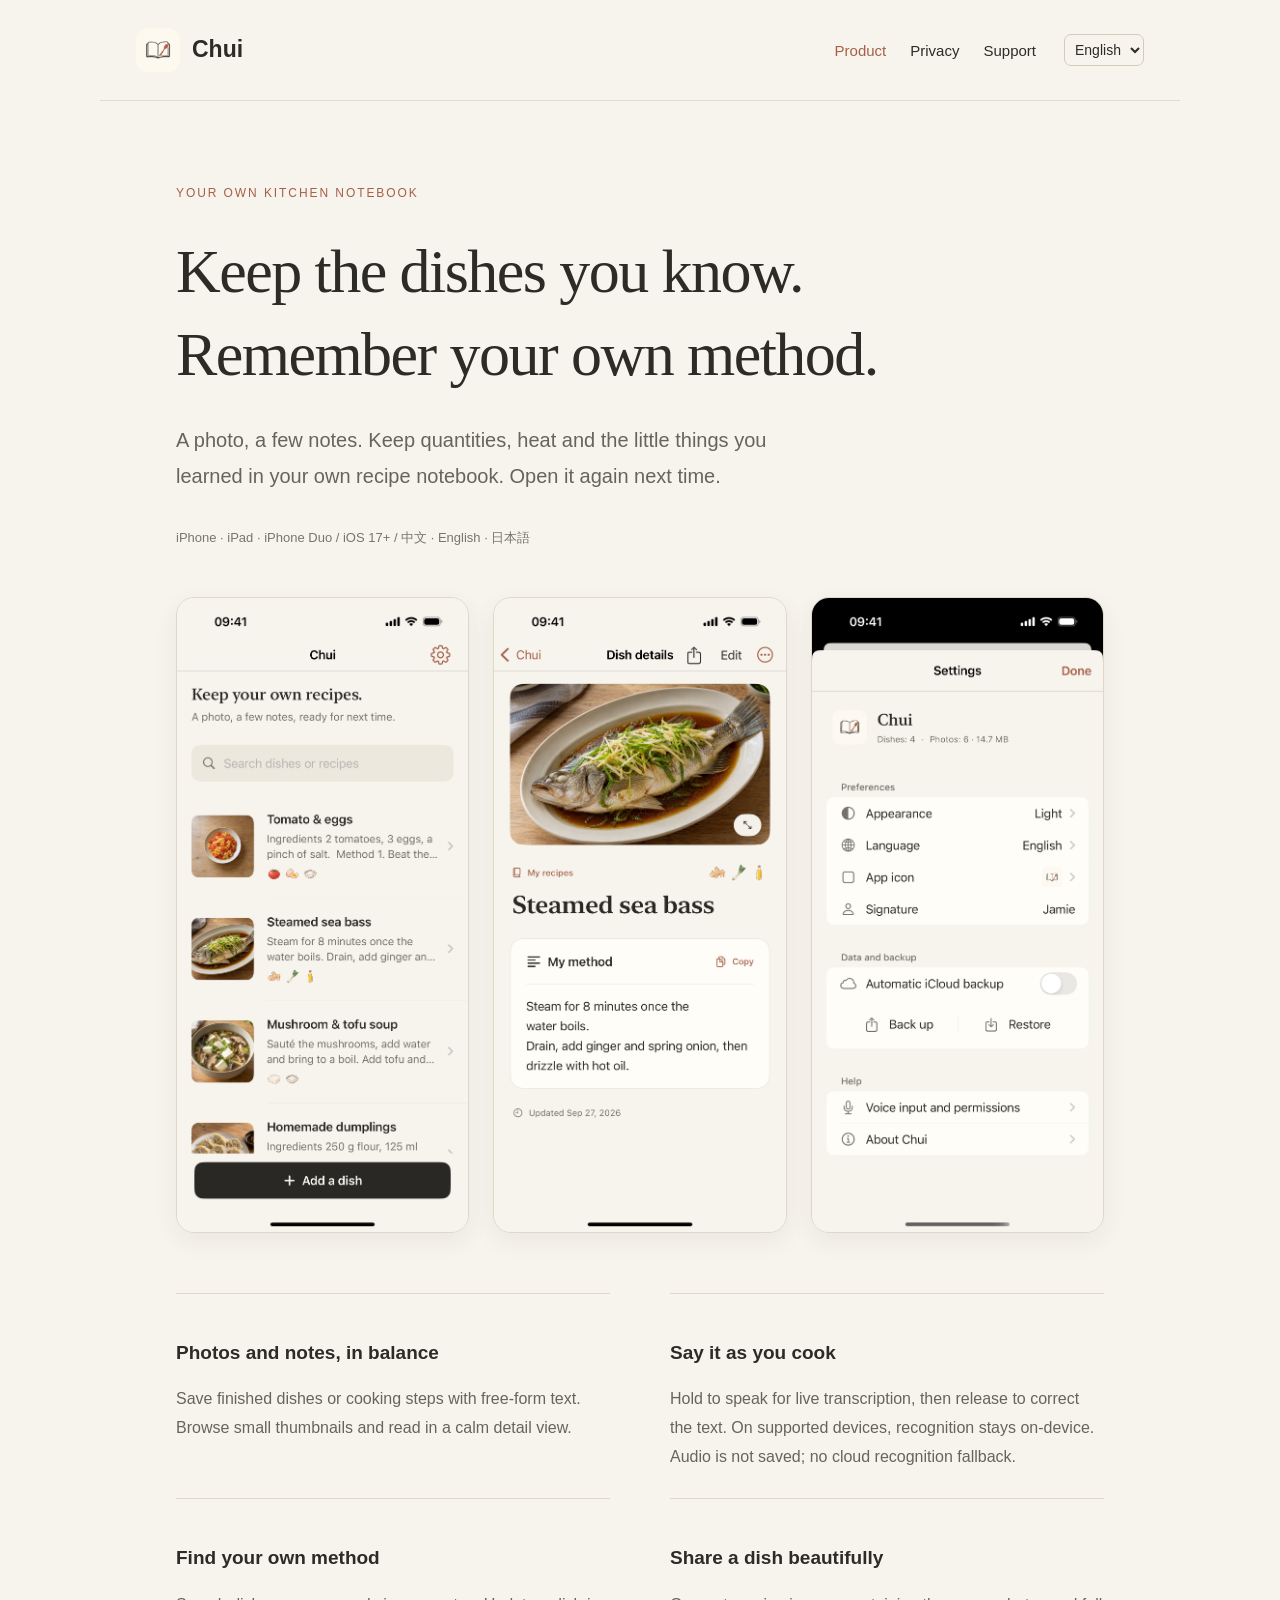
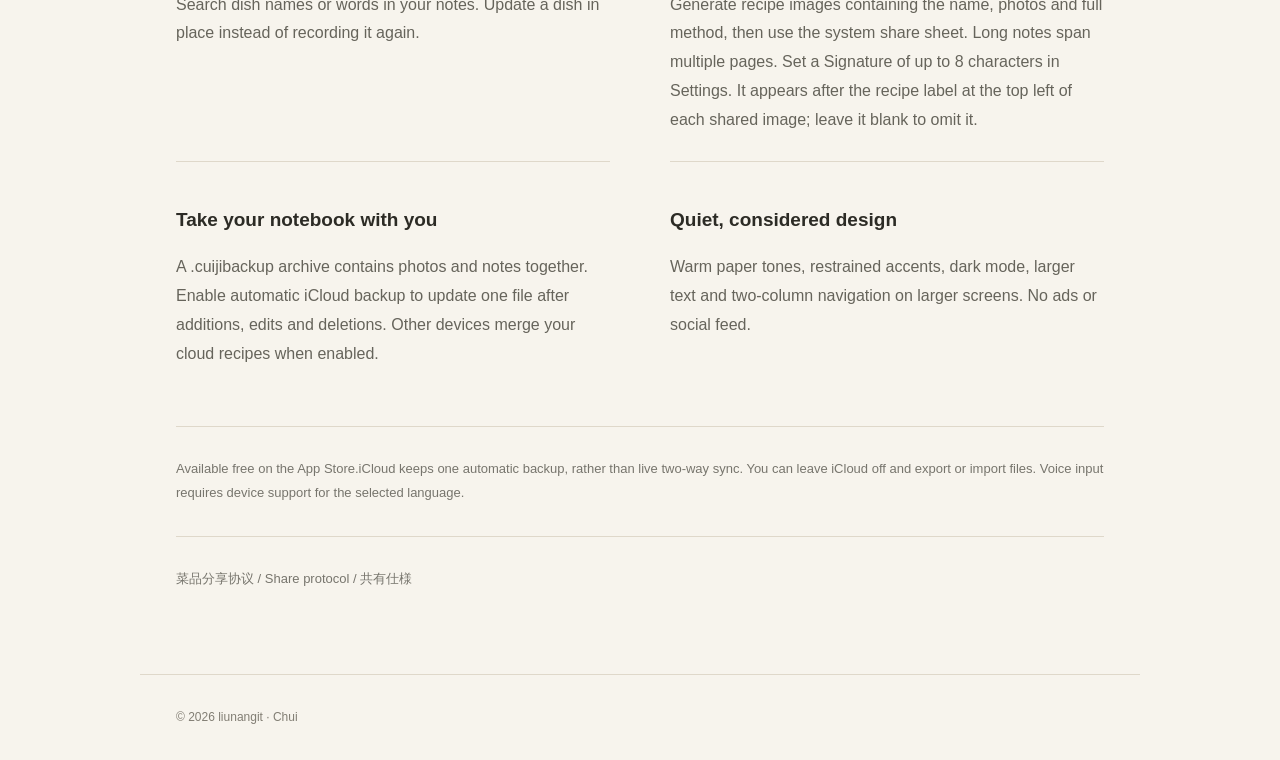
<file: index.html>
<!doctype html><html lang="zh-Hans"><head><meta charset="UTF-8"><meta name="viewport" content="width=device-width, initial-scale=1"><meta name="description" content="炊记 — 记录自己的菜品与做法。产品介绍、隐私政策与技术支持。"><title>记下拿手菜， 留住自己的做法。 · 炊记</title><link rel="icon" href="assets/icon.png"><link rel="stylesheet" href="assets/style.css"></head><body data-page="index"><header><a class="brand" href="index.html"><img src="assets/icon.png" width="44" height="44" alt=""><span id="brand">炊记</span></a><nav aria-label="页面导航"><a href="index.html">产品</a><a href="privacy.html">隐私</a><a href="support.html">支持</a></nav><select aria-label="语言 / Language / 言語"><option value="zh">中文</option><option value="en">English</option><option value="ja">日本語</option></select></header><main><div class="intro"><p class="eyebrow">一本自己的厨房笔记</p><h1>记下拿手菜，<br>留住自己的做法。</h1><p class="lead">一张照片，几行笔记。用量、火候和摸索出来的小心得，都留在自己的菜谱里。下次想做，再翻开。</p><p class="meta">iPhone · iPad · iPhone Duo / iOS 17+ / 中文 · English · 日本語</p></div><section class="screenshots" aria-label="App 界面"><img loading="lazy" width="1206" height="2622" src="assets/screenshots/zh-home.png" alt="菜谱首页"><img loading="lazy" width="1206" height="2622" src="assets/screenshots/zh-recipe.png" alt="一道菜的做法"><img loading="lazy" width="1206" height="2622" src="assets/screenshots/zh-settings.png" alt="简洁的设置与备份"></section><section class="content"><article><h2>照片与文字，恰到好处</h2><p>记录成品或过程照片，把配料、步骤和心得写在一处。主页用小图浏览，详情安静地阅读。</p></article><article><h2>想到就说出来</h2><p>按住说话时实时转文字，松开后直接校正。设备支持时仅使用本机识别，不保存录音，不切换到云端识别。</p></article><article><h2>自己的做法，随时找回</h2><p>搜索菜名或做法中的关键词，快速找回笔记。编辑同一道菜，不必重复记录。</p></article><article><h2>让一道菜被看见</h2><p>将菜名、照片与完整做法排成菜谱图片，再通过系统分享面板分享。长文会自动分页。 设置中的“署名”可填写最多8个字，名字显示在分享图片左上角的菜谱标记后；留空不显示。</p></article><article><h2>换设备，也带上菜谱</h2><p>.cuijibackup 备份把照片与文字一起打包。开启 iCloud 自动备份后，新增、编辑、删除都会更新同一份备份，其他设备开启后自动合并自己的菜谱。</p></article><article><h2>简洁，有自己的分寸</h2><p>暖纸色、克制的陶土色和清晰的阅读层次。支持深色、大字体和大屏双栏，不添加广告或社交流。</p></article></section><p class="note">目前可在 App Store 免费下载。iCloud 为单份自动备份，并非双向实时同步；也可关闭 iCloud，自行导出和导入。本机语音需设备支持对应语言。</p><p class="note"><a href="share-protocol.html">菜品分享协议 / Share protocol / 共有仕様</a></p></main><footer>© 2026 liunangit · 炊记</footer><script src="assets/site.js"></script></body></html>
</file>
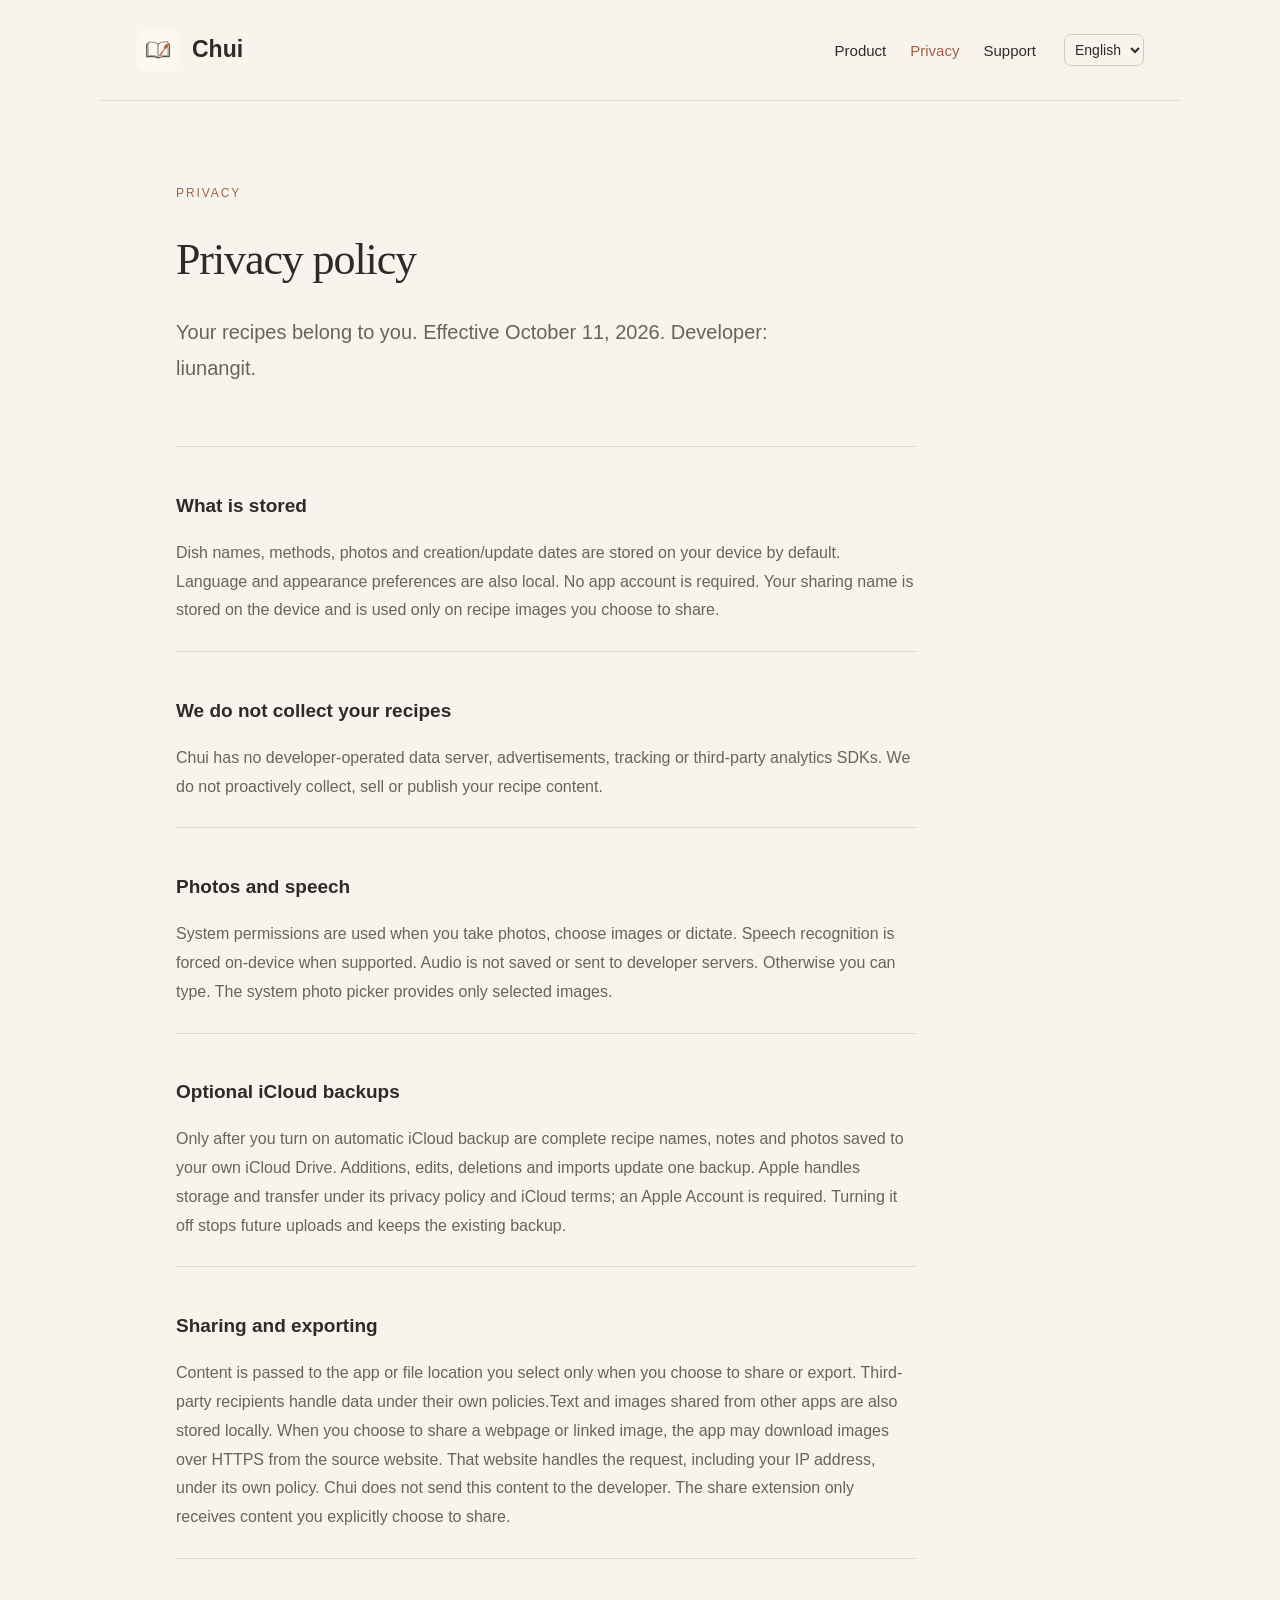
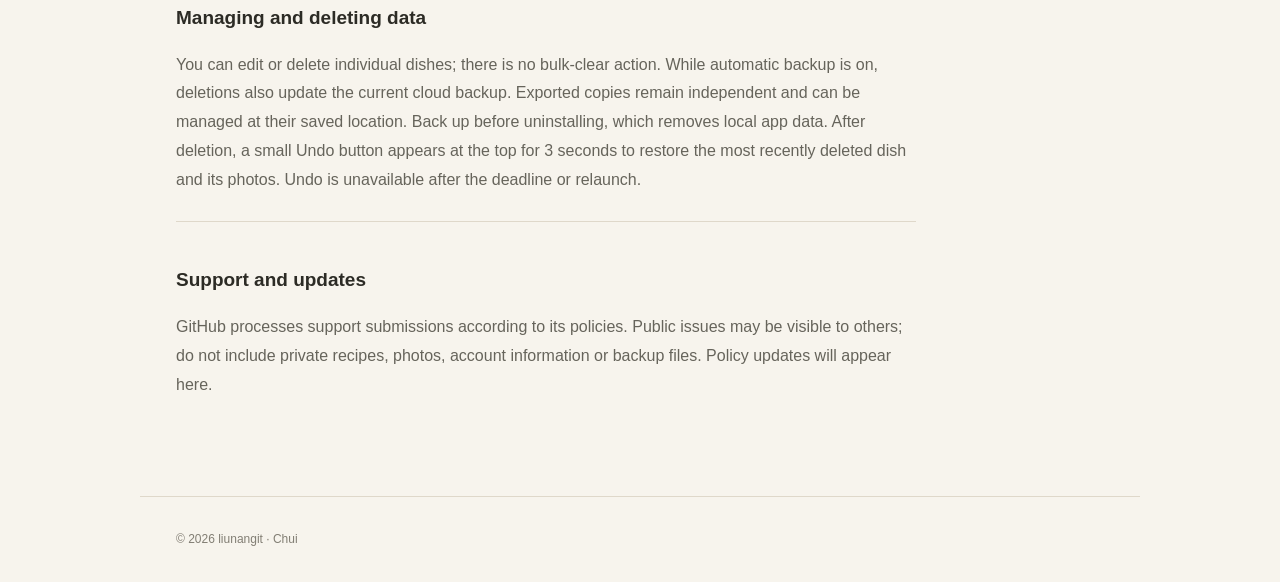
<file: privacy.html>
<!doctype html><html lang="zh-Hans"><head><meta charset="UTF-8"><meta name="viewport" content="width=device-width, initial-scale=1"><meta name="description" content="炊记 — 记录自己的菜品与做法。产品介绍、隐私政策与技术支持。"><title>隐私政策 · 炊记</title><link rel="icon" href="assets/icon.png"><link rel="stylesheet" href="assets/style.css"></head><body data-page="privacy"><header><a class="brand" href="index.html"><img src="assets/icon.png" width="44" height="44" alt=""><span id="brand">炊记</span></a><nav aria-label="页面导航"><a href="index.html">产品</a><a href="privacy.html">隐私</a><a href="support.html">支持</a></nav><select aria-label="语言 / Language / 言語"><option value="zh">中文</option><option value="en">English</option><option value="ja">日本語</option></select></header><main><div class="intro"><p class="eyebrow">PRIVACY</p><h1>隐私政策</h1><p class="lead">炊记尊重你的菜谱和生活记录。生效日期：2026 年 10 月 11 日。开发者：liunangit。</p><p class="meta"></p></div><section class="content"><article><h2>保存什么</h2><p>菜名、做法、照片和创建/更新日期默认保存在设备内。应用内的语言、外观偏好也保存在本机。无需注册应用账号。 分享署名也保存在本机，仅用于你主动分享的菜谱图片。</p></article><article><h2>开发者不收集你的菜谱</h2><p>炊记没有开发者运营的数据服务器，不加入广告、跟踪或第三方统计 SDK。我们不会主动收集、出售或公开你的菜谱内容。</p></article><article><h2>照片与语音权限</h2><p>仅在拍照、选图或语音输入时使用必要的系统接口。语音在支持设备上强制本机识别，原始录音不保存、不交给开发者服务器；不支持时使用文字输入。相册选择器仅交给应用你选中的照片。</p></article><article><h2>可选的 iCloud 备份</h2><p>只有你开启 iCloud 自动备份后，完整菜名、文字和照片才会自动写入自己的 iCloud Drive。新增、编辑、删除和导入会更新同一份备份。Apple 服务负责传输和保存，需 Apple 账户，并受 Apple 隐私政策与 iCloud 服务条款约束。关闭后停止后续上传，已有备份保留。</p></article><article><h2>分享与导出</h2><p>只有你选择分享或导出时，所选内容才会通过系统组件交给你选择的应用或文件位置。第三方接收应用的数据处理由其政策决定。从其他应用分享进来的文字和图片也保存在本机。当你主动分享网页或链接图片时，应用可能向原网页的图片地址发起 HTTPS 下载；该网站会按其政策处理请求，包括 IP 地址。炊记不向开发者发送这些内容。系统分享扩展仅接收你明确选择分享的内容。</p></article><article><h2>删除与管理</h2><p>可以编辑或删除单道菜，没有一键清空全部菜品。开启自动备份时，删除菜品也会更新云端当前备份。自行导出的副本独立保留，可在保存位置管理。卸载会移除本机数据，请先备份。 删除成功后，顶部提供3秒“撤回”，可恢复最近一次删除的菜品和照片；超时或重新打开应用后不可撤回。</p></article><article><h2>支持与政策更新</h2><p>若你通过 GitHub Issues 联系开发者，你提交的内容会按 GitHub 的政策处理；公开问题可能被其他人看到。请不要提交私人菜谱、照片、账号或备份文件。政策变化会在本页更新。</p></article></section></main><footer>© 2026 liunangit · 炊记</footer><script src="assets/site.js"></script></body></html>
</file>
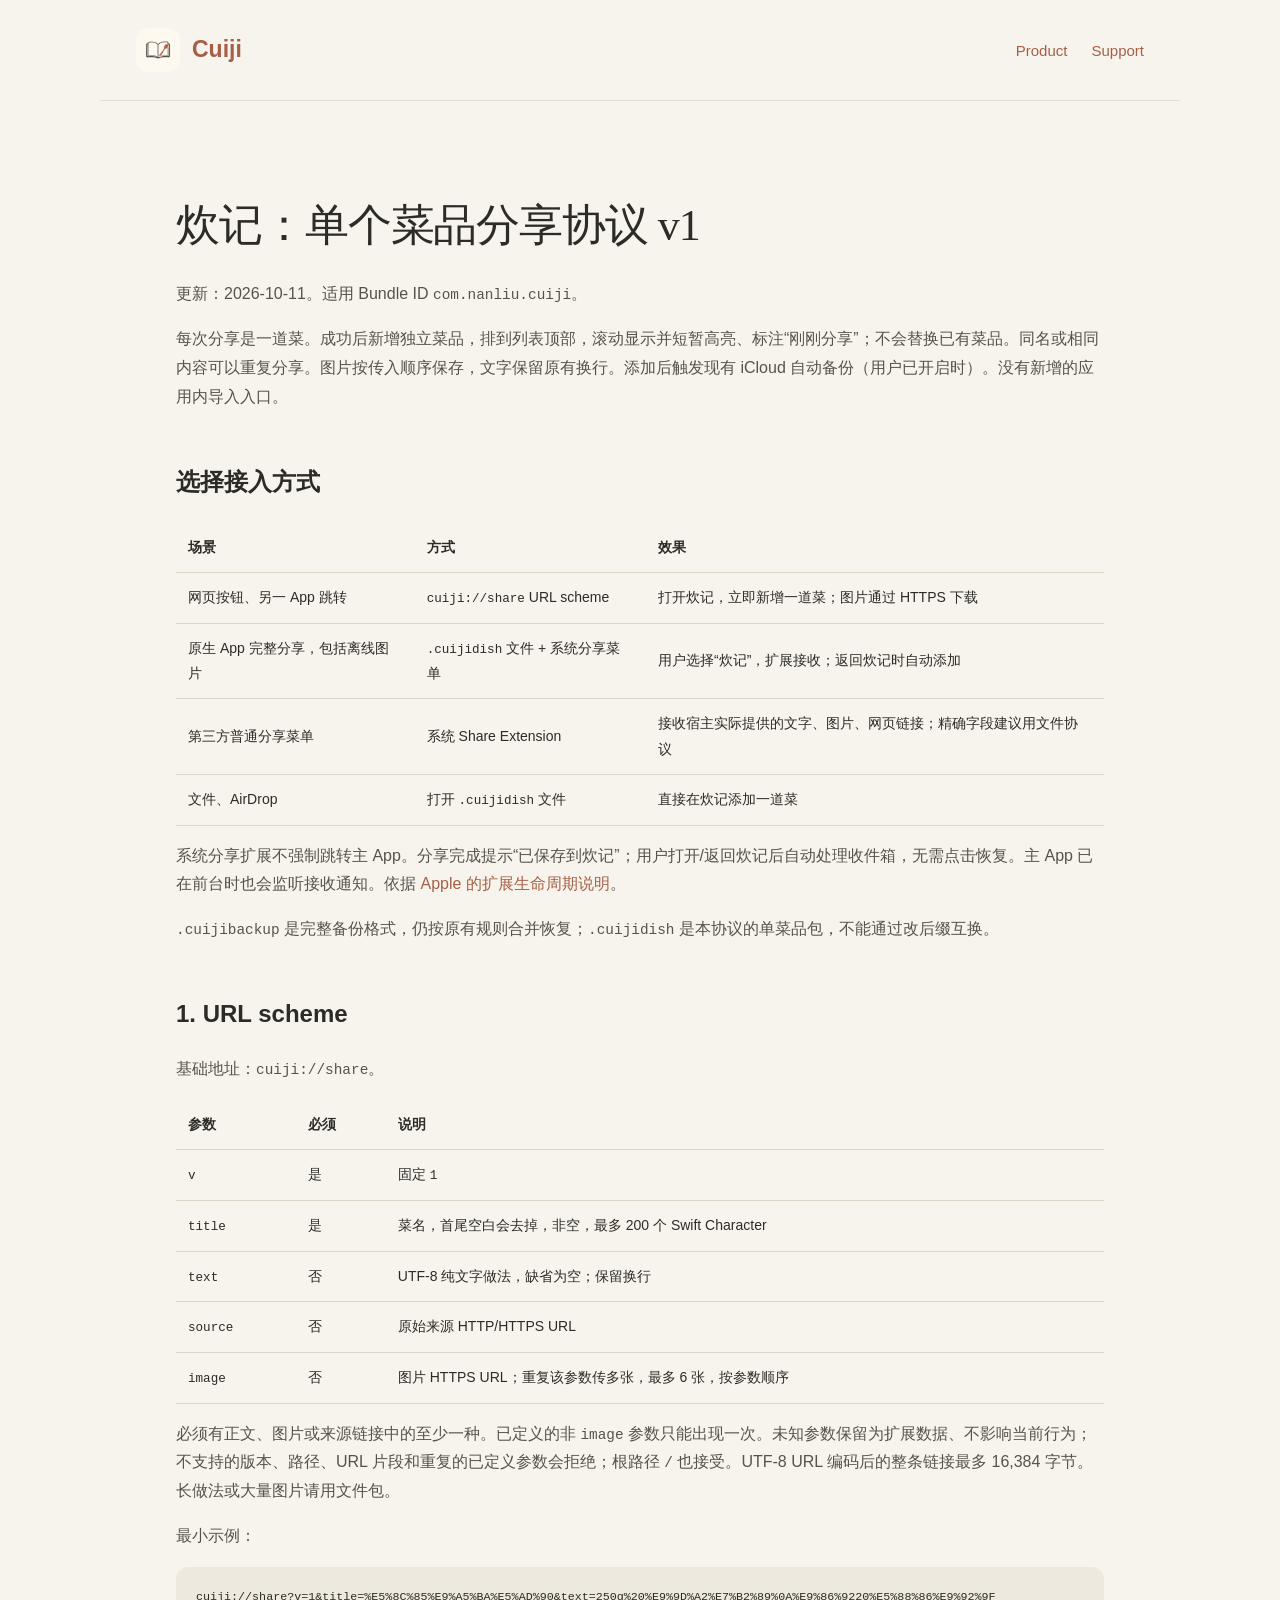
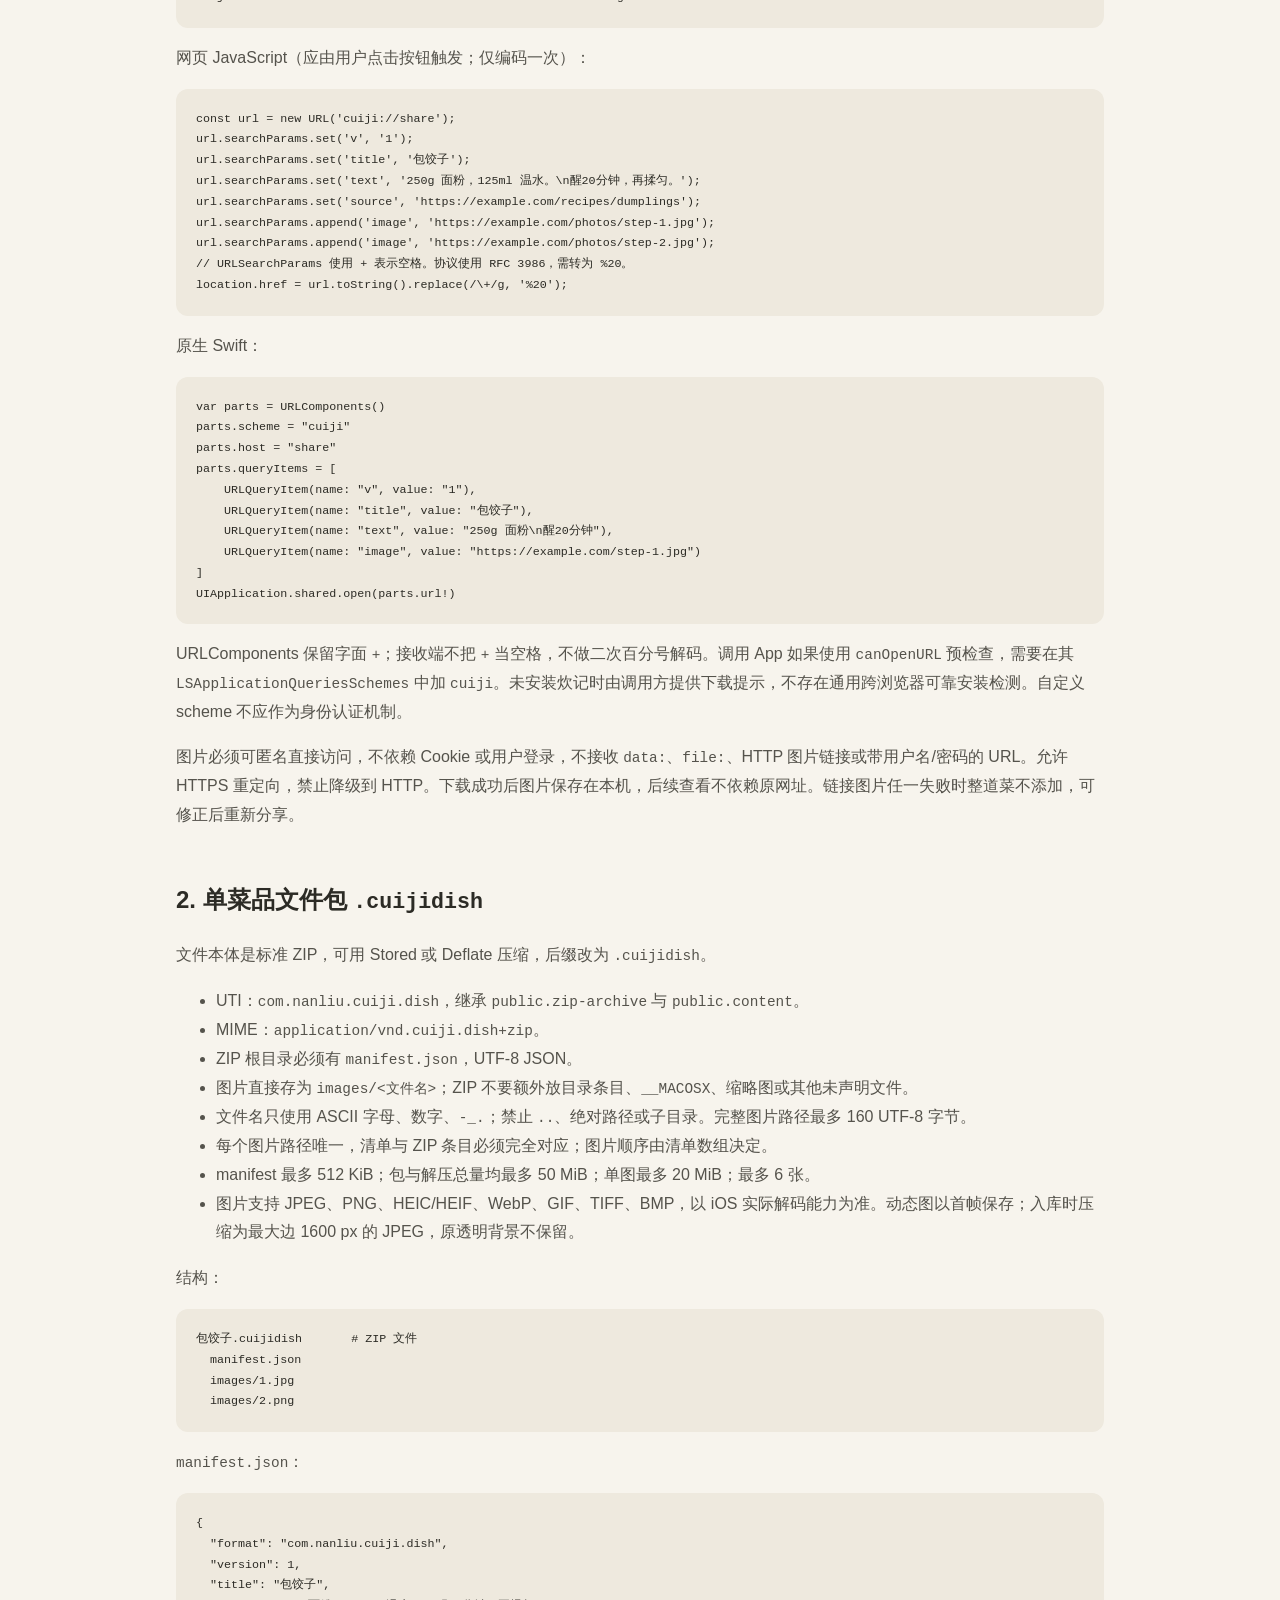
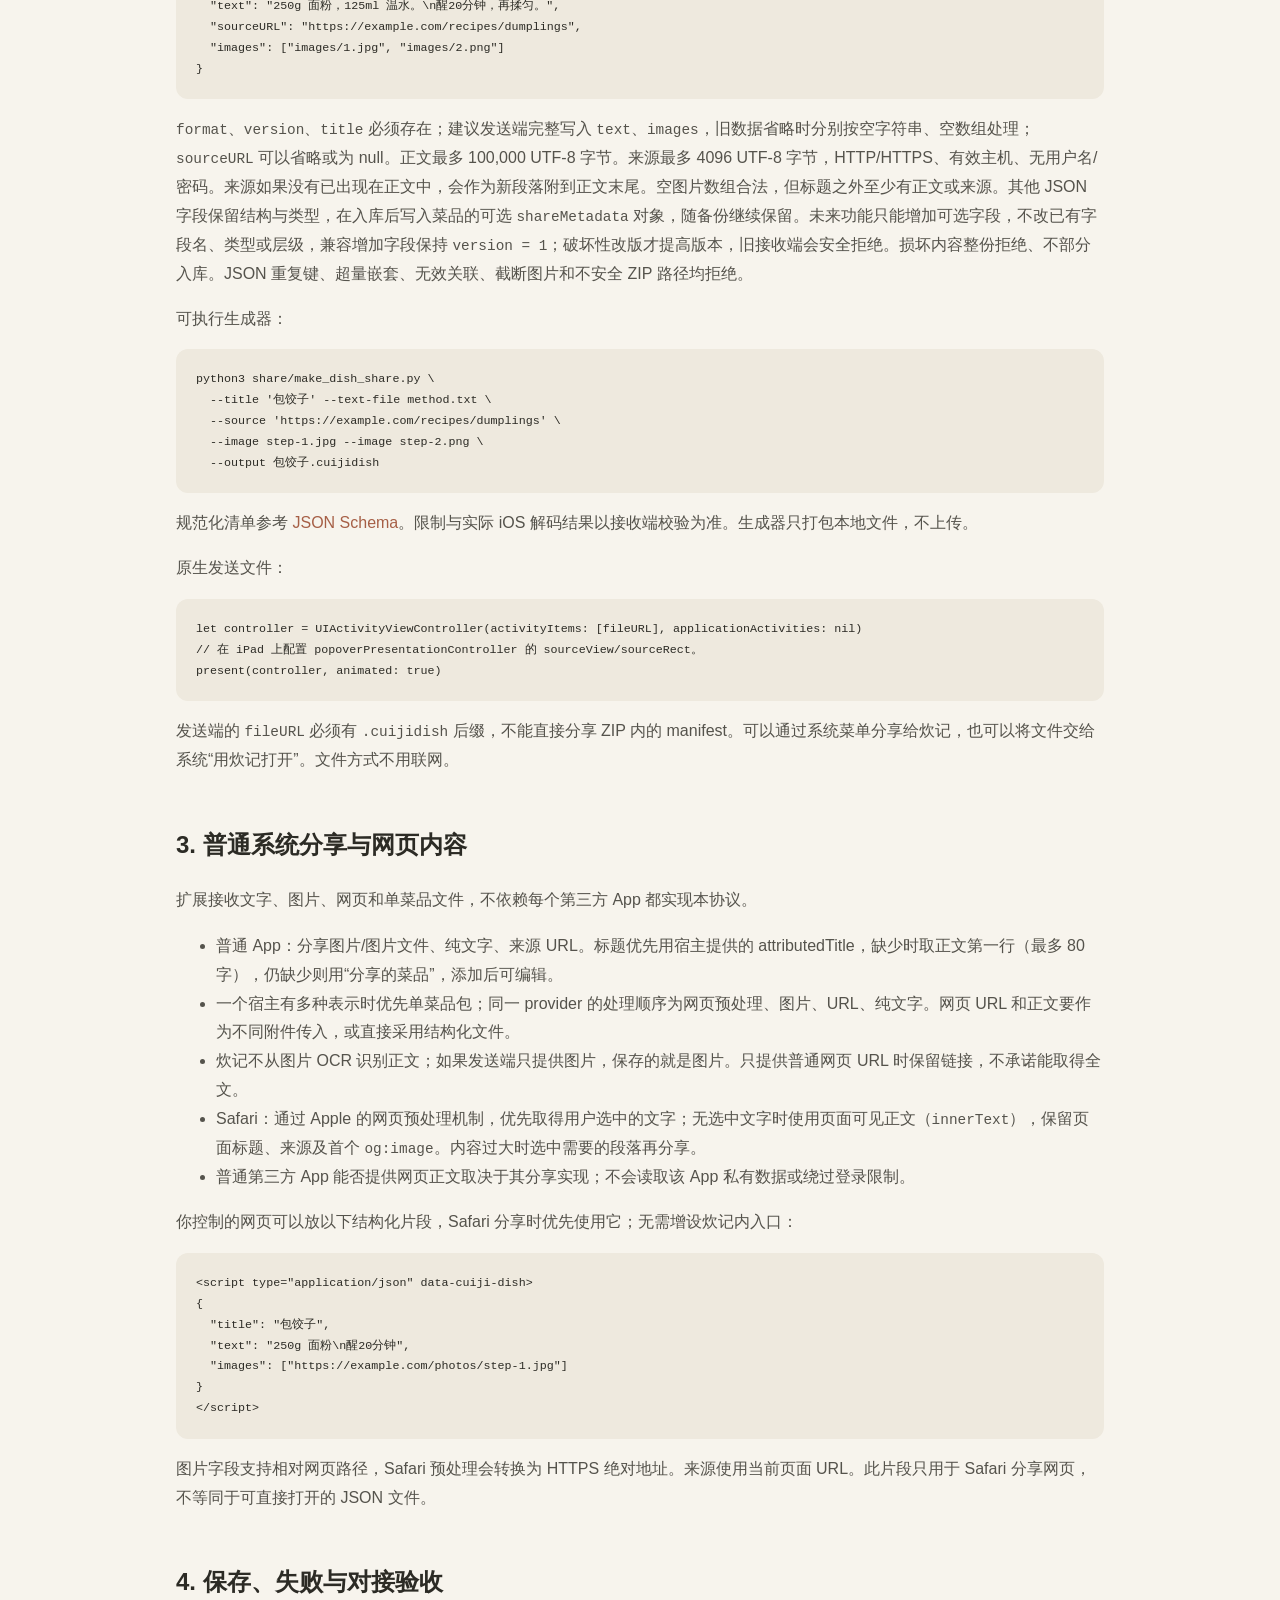
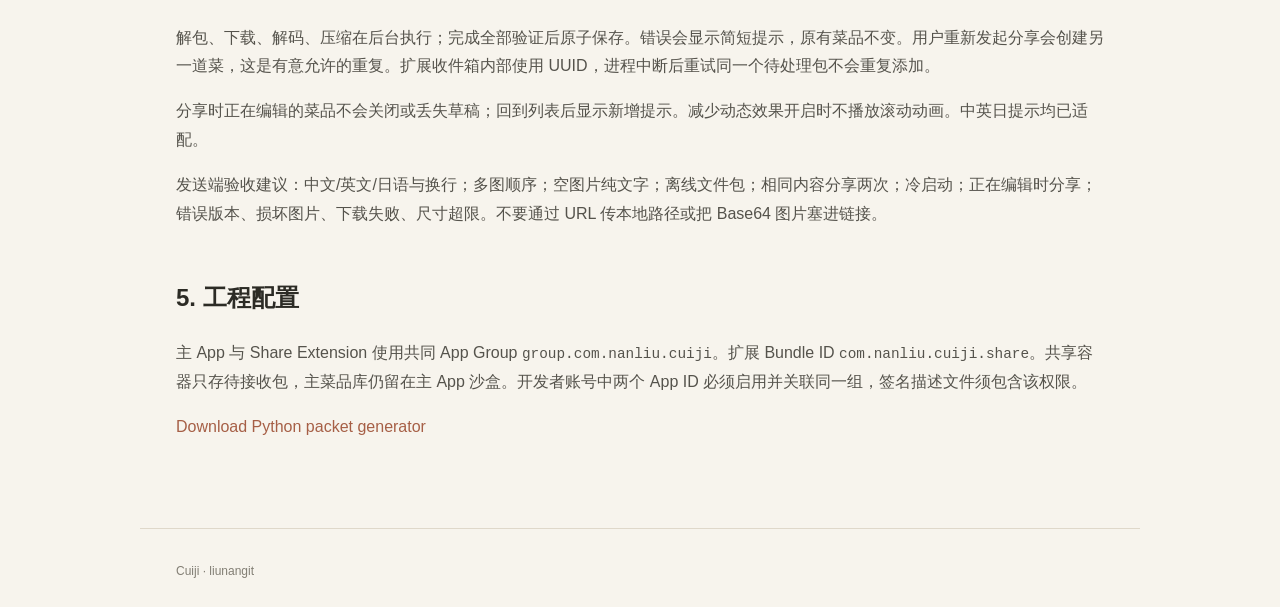
<file: share-protocol.html>
<!doctype html><html lang="zh-Hans"><head><meta charset="UTF-8"><meta name="viewport" content="width=device-width,initial-scale=1"><title>Cuiji Share Protocol v1</title><link rel="stylesheet" href="assets/style.css"><style>main{max-width:1000px}h1{font-size:34px}h2{font-size:24px;margin-top:48px}h3{font-size:20px}p,li{font-size:16px;color:#55534c}pre{background:#eee9de;padding:20px;border-radius:12px;overflow:auto;font-size:13px;line-height:1.6}code{font-size:.9em}table{border-collapse:collapse;font-size:14px;width:100%}td,th{border-bottom:1px solid #ddd6c8;text-align:left;padding:12px}.table{overflow:auto}a{color:#a65f46}</style></head><body><header><a class="brand" href="index.html"><img src="assets/icon.png" width="44" height="44" alt=""><span>Cuiji</span></a><nav><a href="index.html">Product</a><a href="support.html">Support</a></nav></header><main><h1>炊记：单个菜品分享协议 v1</h1>
<p>更新：2026-10-11。适用 Bundle ID <code>com.nanliu.cuiji</code>。</p>
<p>每次分享是一道菜。成功后新增独立菜品，排到列表顶部，滚动显示并短暂高亮、标注“刚刚分享”；不会替换已有菜品。同名或相同内容可以重复分享。图片按传入顺序保存，文字保留原有换行。添加后触发现有 iCloud 自动备份（用户已开启时）。没有新增的应用内导入入口。</p>
<h2>选择接入方式</h2>
<div class="table"><table><tr><th>场景</th><th>方式</th><th>效果</th></tr><tr><td>网页按钮、另一 App 跳转</td><td><code>cuiji://share</code> URL scheme</td><td>打开炊记，立即新增一道菜；图片通过 HTTPS 下载</td></tr><tr><td>原生 App 完整分享，包括离线图片</td><td><code>.cuijidish</code> 文件 + 系统分享菜单</td><td>用户选择“炊记”，扩展接收；返回炊记时自动添加</td></tr><tr><td>第三方普通分享菜单</td><td>系统 Share Extension</td><td>接收宿主实际提供的文字、图片、网页链接；精确字段建议用文件协议</td></tr><tr><td>文件、AirDrop</td><td>打开 <code>.cuijidish</code> 文件</td><td>直接在炊记添加一道菜</td></tr></table></div>
<p>系统分享扩展不强制跳转主 App。分享完成提示“已保存到炊记”；用户打开/返回炊记后自动处理收件箱，无需点击恢复。主 App 已在前台时也会监听接收通知。依据 <a href="https://developer.apple.com/library/archive/documentation/General/Conceptual/ExtensibilityPG/ExtensionOverview.html">Apple 的扩展生命周期说明</a>。</p>
<p><code>.cuijibackup</code> 是完整备份格式，仍按原有规则合并恢复；<code>.cuijidish</code> 是本协议的单菜品包，不能通过改后缀互换。</p>
<h2>1. URL scheme</h2>
<p>基础地址：<code>cuiji://share</code>。</p>
<div class="table"><table><tr><th>参数</th><th>必须</th><th>说明</th></tr><tr><td><code>v</code></td><td>是</td><td>固定 <code>1</code></td></tr><tr><td><code>title</code></td><td>是</td><td>菜名，首尾空白会去掉，非空，最多 200 个 Swift Character</td></tr><tr><td><code>text</code></td><td>否</td><td>UTF-8 纯文字做法，缺省为空；保留换行</td></tr><tr><td><code>source</code></td><td>否</td><td>原始来源 HTTP/HTTPS URL</td></tr><tr><td><code>image</code></td><td>否</td><td>图片 HTTPS URL；重复该参数传多张，最多 6 张，按参数顺序</td></tr></table></div>
<p>必须有正文、图片或来源链接中的至少一种。已定义的非 <code>image</code> 参数只能出现一次。未知参数保留为扩展数据、不影响当前行为；不支持的版本、路径、URL 片段和重复的已定义参数会拒绝；根路径 <code>/</code> 也接受。UTF-8 URL 编码后的整条链接最多 16,384 字节。长做法或大量图片请用文件包。</p>
<p>最小示例：</p>
<pre><code>cuiji://share?v=1&amp;title=%E5%8C%85%E9%A5%BA%E5%AD%90&amp;text=250g%20%E9%9D%A2%E7%B2%89%0A%E9%86%9220%E5%88%86%E9%92%9F</code></pre>
<p>网页 JavaScript（应由用户点击按钮触发；仅编码一次）：</p>
<pre><code>const url = new URL(&#x27;cuiji://share&#x27;);
url.searchParams.set(&#x27;v&#x27;, &#x27;1&#x27;);
url.searchParams.set(&#x27;title&#x27;, &#x27;包饺子&#x27;);
url.searchParams.set(&#x27;text&#x27;, &#x27;250g 面粉，125ml 温水。\n醒20分钟，再揉匀。&#x27;);
url.searchParams.set(&#x27;source&#x27;, &#x27;https://example.com/recipes/dumplings&#x27;);
url.searchParams.append(&#x27;image&#x27;, &#x27;https://example.com/photos/step-1.jpg&#x27;);
url.searchParams.append(&#x27;image&#x27;, &#x27;https://example.com/photos/step-2.jpg&#x27;);
// URLSearchParams 使用 + 表示空格。协议使用 RFC 3986，需转为 %20。
location.href = url.toString().replace(/\+/g, &#x27;%20&#x27;);</code></pre>
<p>原生 Swift：</p>
<pre><code>var parts = URLComponents()
parts.scheme = &quot;cuiji&quot;
parts.host = &quot;share&quot;
parts.queryItems = [
    URLQueryItem(name: &quot;v&quot;, value: &quot;1&quot;),
    URLQueryItem(name: &quot;title&quot;, value: &quot;包饺子&quot;),
    URLQueryItem(name: &quot;text&quot;, value: &quot;250g 面粉\n醒20分钟&quot;),
    URLQueryItem(name: &quot;image&quot;, value: &quot;https://example.com/step-1.jpg&quot;)
]
UIApplication.shared.open(parts.url!)</code></pre>
<p>URLComponents 保留字面 <code>+</code>；接收端不把 <code>+</code> 当空格，不做二次百分号解码。调用 App 如果使用 <code>canOpenURL</code> 预检查，需要在其 <code>LSApplicationQueriesSchemes</code> 中加 <code>cuiji</code>。未安装炊记时由调用方提供下载提示，不存在通用跨浏览器可靠安装检测。自定义 scheme 不应作为身份认证机制。</p>
<p>图片必须可匿名直接访问，不依赖 Cookie 或用户登录，不接收 <code>data:</code>、<code>file:</code>、HTTP 图片链接或带用户名/密码的 URL。允许 HTTPS 重定向，禁止降级到 HTTP。下载成功后图片保存在本机，后续查看不依赖原网址。链接图片任一失败时整道菜不添加，可修正后重新分享。</p>
<h2>2. 单菜品文件包 <code>.cuijidish</code></h2>
<p>文件本体是标准 ZIP，可用 Stored 或 Deflate 压缩，后缀改为 <code>.cuijidish</code>。</p>
<ul><li>UTI：<code>com.nanliu.cuiji.dish</code>，继承 <code>public.zip-archive</code> 与 <code>public.content</code>。</li><li>MIME：<code>application/vnd.cuiji.dish+zip</code>。</li><li>ZIP 根目录必须有 <code>manifest.json</code>，UTF-8 JSON。</li><li>图片直接存为 <code>images/&lt;文件名&gt;</code>；ZIP 不要额外放目录条目、<code>__MACOSX</code>、缩略图或其他未声明文件。</li><li>文件名只使用 ASCII 字母、数字、<code>-_.</code>；禁止 <code>..</code>、绝对路径或子目录。完整图片路径最多 160 UTF-8 字节。</li><li>每个图片路径唯一，清单与 ZIP 条目必须完全对应；图片顺序由清单数组决定。</li><li>manifest 最多 512 KiB；包与解压总量均最多 50 MiB；单图最多 20 MiB；最多 6 张。</li><li>图片支持 JPEG、PNG、HEIC/HEIF、WebP、GIF、TIFF、BMP，以 iOS 实际解码能力为准。动态图以首帧保存；入库时压缩为最大边 1600 px 的 JPEG，原透明背景不保留。</li></ul>
<p>结构：</p>
<pre><code>包饺子.cuijidish       # ZIP 文件
  manifest.json
  images/1.jpg
  images/2.png</code></pre>
<p><code>manifest.json</code>：</p>
<pre><code>{
  &quot;format&quot;: &quot;com.nanliu.cuiji.dish&quot;,
  &quot;version&quot;: 1,
  &quot;title&quot;: &quot;包饺子&quot;,
  &quot;text&quot;: &quot;250g 面粉，125ml 温水。\n醒20分钟，再揉匀。&quot;,
  &quot;sourceURL&quot;: &quot;https://example.com/recipes/dumplings&quot;,
  &quot;images&quot;: [&quot;images/1.jpg&quot;, &quot;images/2.png&quot;]
}</code></pre>
<p><code>format</code>、<code>version</code>、<code>title</code> 必须存在；建议发送端完整写入 <code>text</code>、<code>images</code>，旧数据省略时分别按空字符串、空数组处理；<code>sourceURL</code> 可以省略或为 null。正文最多 100,000 UTF-8 字节。来源最多 4096 UTF-8 字节，HTTP/HTTPS、有效主机、无用户名/密码。来源如果没有已出现在正文中，会作为新段落附到正文末尾。空图片数组合法，但标题之外至少有正文或来源。其他 JSON 字段保留结构与类型，在入库后写入菜品的可选 <code>shareMetadata</code> 对象，随备份继续保留。未来功能只能增加可选字段，不改已有字段名、类型或层级，兼容增加字段保持 <code>version = 1</code>；破坏性改版才提高版本，旧接收端会安全拒绝。损坏内容整份拒绝、不部分入库。JSON 重复键、超量嵌套、无效关联、截断图片和不安全 ZIP 路径均拒绝。</p>
<p>可执行生成器：</p>
<pre><code>python3 share/make_dish_share.py \
  --title &#x27;包饺子&#x27; --text-file method.txt \
  --source &#x27;https://example.com/recipes/dumplings&#x27; \
  --image step-1.jpg --image step-2.png \
  --output 包饺子.cuijidish</code></pre>
<p>规范化清单参考 <a href="share/dish-v1.schema.json">JSON Schema</a>。限制与实际 iOS 解码结果以接收端校验为准。生成器只打包本地文件，不上传。</p>
<p>原生发送文件：</p>
<pre><code>let controller = UIActivityViewController(activityItems: [fileURL], applicationActivities: nil)
// 在 iPad 上配置 popoverPresentationController 的 sourceView/sourceRect。
present(controller, animated: true)</code></pre>
<p>发送端的 <code>fileURL</code> 必须有 <code>.cuijidish</code> 后缀，不能直接分享 ZIP 内的 manifest。可以通过系统菜单分享给炊记，也可以将文件交给系统“用炊记打开”。文件方式不用联网。</p>
<h2>3. 普通系统分享与网页内容</h2>
<p>扩展接收文字、图片、网页和单菜品文件，不依赖每个第三方 App 都实现本协议。</p>
<ul><li>普通 App：分享图片/图片文件、纯文字、来源 URL。标题优先用宿主提供的 attributedTitle，缺少时取正文第一行（最多 80 字），仍缺少则用“分享的菜品”，添加后可编辑。</li><li>一个宿主有多种表示时优先单菜品包；同一 provider 的处理顺序为网页预处理、图片、URL、纯文字。网页 URL 和正文要作为不同附件传入，或直接采用结构化文件。</li><li>炊记不从图片 OCR 识别正文；如果发送端只提供图片，保存的就是图片。只提供普通网页 URL 时保留链接，不承诺能取得全文。</li><li>Safari：通过 Apple 的网页预处理机制，优先取得用户选中的文字；无选中文字时使用页面可见正文（<code>innerText</code>），保留页面标题、来源及首个 <code>og:image</code>。内容过大时选中需要的段落再分享。</li><li>普通第三方 App 能否提供网页正文取决于其分享实现；不会读取该 App 私有数据或绕过登录限制。</li></ul>
<p>你控制的网页可以放以下结构化片段，Safari 分享时优先使用它；无需增设炊记内入口：</p>
<pre><code>&lt;script type=&quot;application/json&quot; data-cuiji-dish&gt;
{
  &quot;title&quot;: &quot;包饺子&quot;,
  &quot;text&quot;: &quot;250g 面粉\n醒20分钟&quot;,
  &quot;images&quot;: [&quot;https://example.com/photos/step-1.jpg&quot;]
}
&lt;/script&gt;</code></pre>
<p>图片字段支持相对网页路径，Safari 预处理会转换为 HTTPS 绝对地址。来源使用当前页面 URL。此片段只用于 Safari 分享网页，不等同于可直接打开的 JSON 文件。</p>
<h2>4. 保存、失败与对接验收</h2>
<p>解包、下载、解码、压缩在后台执行；完成全部验证后原子保存。错误会显示简短提示，原有菜品不变。用户重新发起分享会创建另一道菜，这是有意允许的重复。扩展收件箱内部使用 UUID，进程中断后重试同一个待处理包不会重复添加。</p>
<p>分享时正在编辑的菜品不会关闭或丢失草稿；回到列表后显示新增提示。减少动态效果开启时不播放滚动动画。中英日提示均已适配。</p>
<p>发送端验收建议：中文/英文/日语与换行；多图顺序；空图片纯文字；离线文件包；相同内容分享两次；冷启动；正在编辑时分享；错误版本、损坏图片、下载失败、尺寸超限。不要通过 URL 传本地路径或把 Base64 图片塞进链接。</p>
<h2>5. 工程配置</h2>
<p>主 App 与 Share Extension 使用共同 App Group <code>group.com.nanliu.cuiji</code>。扩展 Bundle ID <code>com.nanliu.cuiji.share</code>。共享容器只存待接收包，主菜品库仍留在主 App 沙盒。开发者账号中两个 App ID 必须启用并关联同一组，签名描述文件须包含该权限。</p><p><a href="share/make_dish_share.py">Download Python packet generator</a></p></main><footer>Cuiji · liunangit</footer></body></html>
</file>
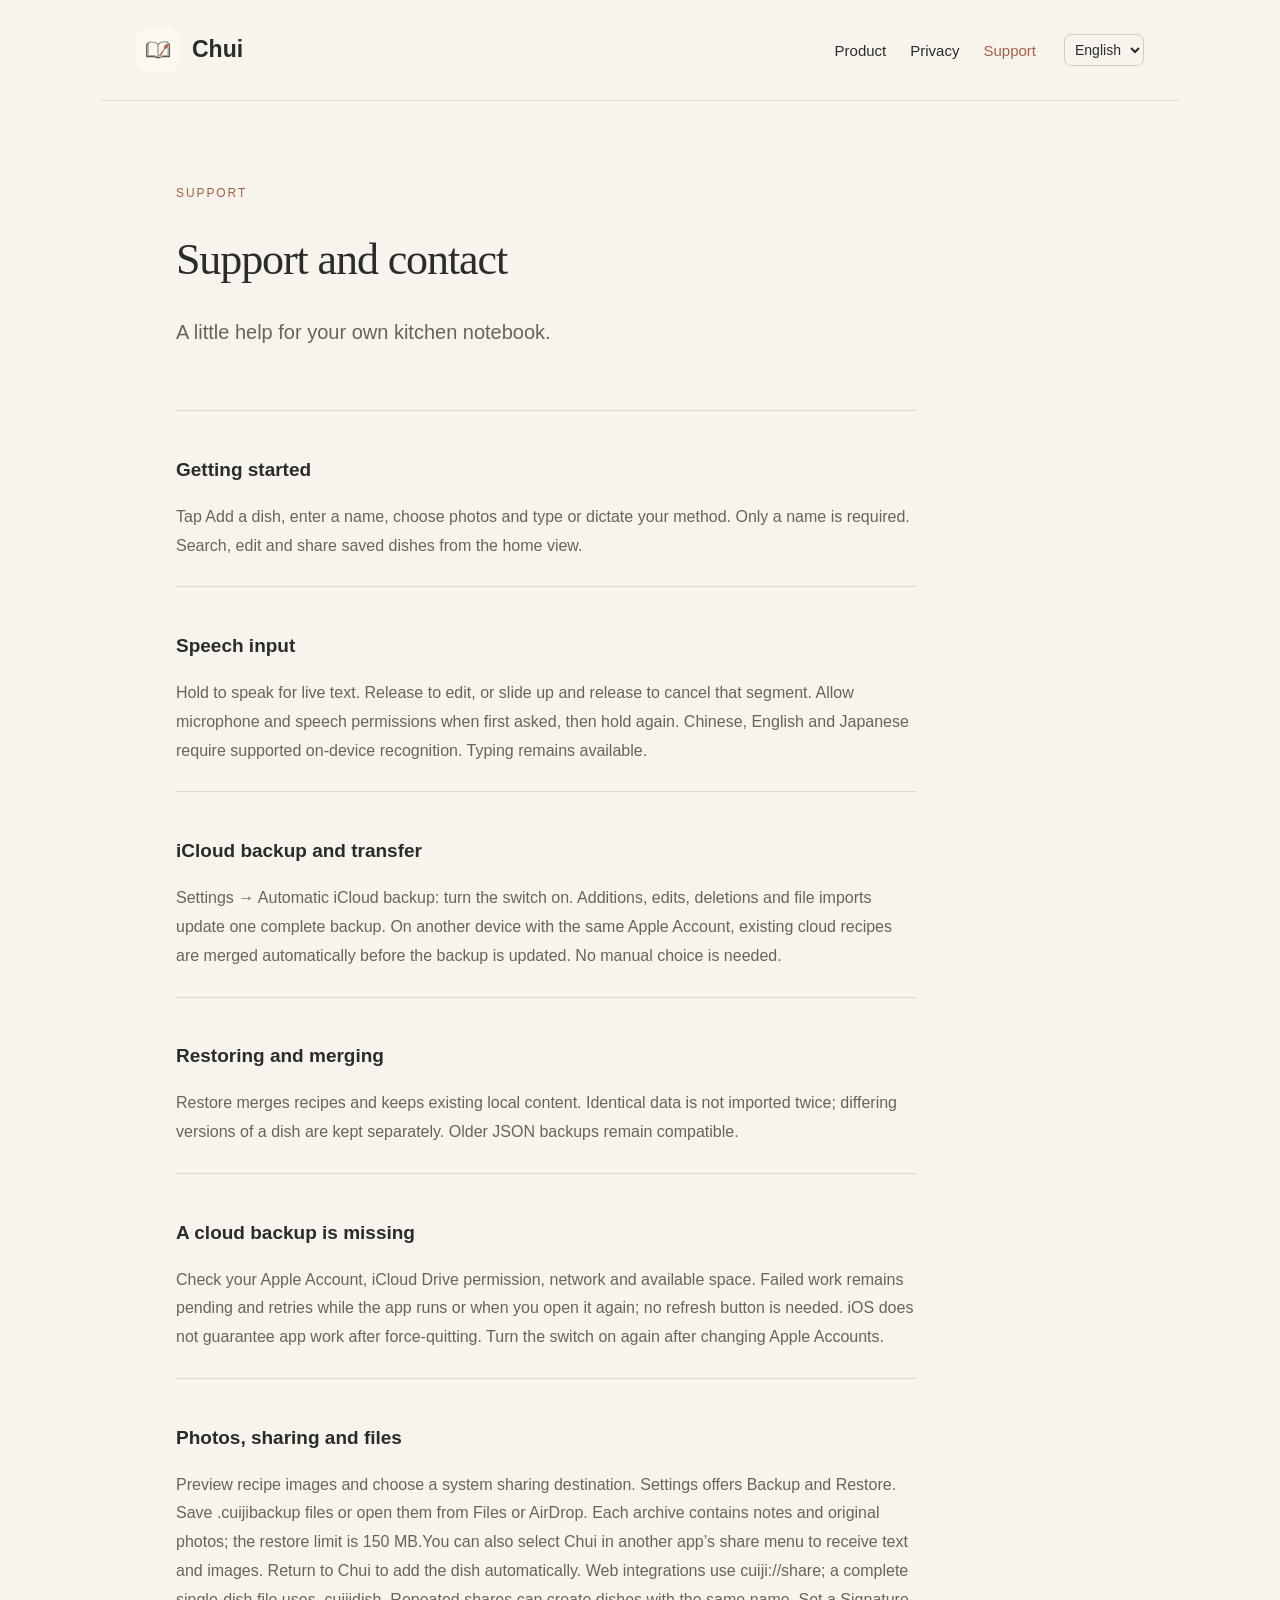
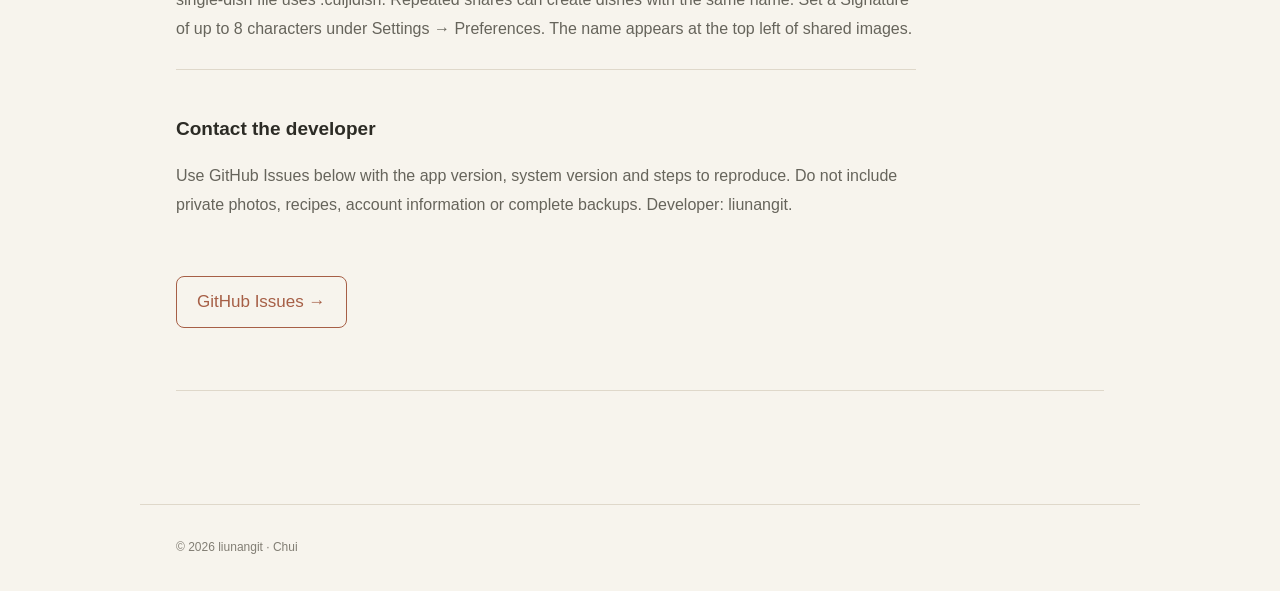
<file: support.html>
<!doctype html><html lang="zh-Hans"><head><meta charset="UTF-8"><meta name="viewport" content="width=device-width, initial-scale=1"><meta name="description" content="炊记 — 记录自己的菜品与做法。产品介绍、隐私政策与技术支持。"><title>支持与联系 · 炊记</title><link rel="icon" href="assets/icon.png"><link rel="stylesheet" href="assets/style.css"></head><body data-page="support"><header><a class="brand" href="index.html"><img src="assets/icon.png" width="44" height="44" alt=""><span id="brand">炊记</span></a><nav aria-label="页面导航"><a href="index.html">产品</a><a href="privacy.html">隐私</a><a href="support.html">支持</a></nav><select aria-label="语言 / Language / 言語"><option value="zh">中文</option><option value="en">English</option><option value="ja">日本語</option></select></header><main><div class="intro"><p class="eyebrow">SUPPORT</p><h1>支持与联系</h1><p class="lead">把菜谱用顺手，也把自己的做法留好。</p><p class="meta"></p></div><section class="content"><article><h2>快速开始</h2><p>点“记一个菜”，填菜名，选照片，再输入或口述做法。菜名是唯一必填项；保存后可以通过主页搜索回顾、编辑和分享。</p></article><article><h2>语音输入</h2><p>在录入页按住“按住说话”，文字实时出现；松开后可修改。上滑再松开取消这一段。首次使用请允许麦克风和语音识别权限，随后再次按住。需设备支持中、英或日本机识别；不可用时仍能打字记录。</p></article><article><h2>iCloud 备份与设备传输</h2><p>设置 → iCloud 自动备份，打开开关即可。新增、编辑、删除和文件导入后自动更新一份完整备份。其他设备使用同一 Apple 账户开启后，会先自动合并已有云端菜谱，再更新备份，无需手动选择。</p></article><article><h2>恢复与合并</h2><p>恢复会合并菜谱，保留本机已有内容。完全相同的数据不会重复导入；同一道菜的不同做法版本会分别保留。旧版 JSON 备份仍可导入。</p></article><article><h2>云备份没有出现</h2><p>检查 Apple 账户、iCloud Drive 和炊记权限、网络与空间。失败时保留待备份状态，应用运行或再次打开时自动重试，无需手动刷新。iOS 不保证强制退出后仍继续执行应用任务。切换账户后需重新开启开关。</p></article><article><h2>分享、照片与备份文件</h2><p>分享先生成图片并预览，再选择系统分享目标。备份与恢复位于设置页，可保存 .cuijibackup 文件，或从文件 App、AirDrop 打开。文件内含文字与原始照片，恢复上限为 150 MB。也可以在其他 App 的分享菜单中选择炊记，接收文字和图片，返回炊记后自动添加一道菜。网页对接支持 cuiji://share，完整单菜品文件使用 .cuijidish，重复分享允许新增同名菜品。 设置 → 偏好 → 署名，可填写最多8个字。名字显示在分享图片左上角。</p></article><article><h2>联系开发者</h2><p>通过下方 GitHub Issues 提交问题或建议，附上应用版本、系统版本和复现步骤即可。请不要上传私人照片、菜谱、账号信息或完整备份文件。开发者：liunangit。</p></article></section><a class="button contact" href="https://github.com/liunangit/cuiji-pages/issues">GitHub Issues →</a><p class="note"><a href="share-protocol.html">菜品分享协议 / Share protocol / 共有仕様</a></p></main><footer>© 2026 liunangit · 炊记</footer><script src="assets/site.js"></script></body></html>
</file>
<file: assets/style.css>
*{box-sizing:border-box}body{margin:0;background:#f7f4ed;color:#2c2b25;font:17px/1.8 -apple-system,BlinkMacSystemFont,"Segoe UI",sans-serif}header{max-width:1080px;margin:auto;padding:28px 36px;display:flex;align-items:center;gap:28px;border-bottom:1px solid #e2dbcf}a{color:inherit;text-decoration:none}a:hover{text-decoration:underline}a:focus-visible,select:focus-visible{outline:2px solid #a65f46;outline-offset:5px}.brand{display:flex;align-items:center;gap:12px;font-size:23px;font-weight:600;margin-right:auto}.brand img{border-radius:12px}nav{display:flex;gap:24px;font-size:15px}nav a[aria-current]{color:#a65f46}select{font:inherit;font-size:14px;border:1px solid #d4cbbb;background:transparent;border-radius:7px;padding:6px;color:inherit}main{max-width:1000px;padding:70px 36px;margin:auto}.intro{max-width:740px}.eyebrow{color:#a65f46;letter-spacing:.16em;font-size:12px}h1{font-family:ui-serif,Georgia,"Songti SC",serif;white-space:pre-line;font-size:clamp(34px,5vw,62px);line-height:1.35;font-weight:500;letter-spacing:-.025em;margin:25px 0}.lead{color:#66645b;max-width:650px;font-size:20px}.meta{font-size:13px;color:#77756d;margin-top:32px}.content{display:grid;grid-template-columns:1fr 1fr;gap:0 60px;margin-top:60px}article{padding:26px 0;border-top:1px solid #dfd8ca}h2{font-size:19px;font-weight:600}article p{color:#66645b;font-size:16px;margin:0}.note{font-size:13px;color:#77756d;border-top:1px solid #dfd8ca;padding-top:30px;margin-top:32px}.button{display:inline-block;border:1px solid #a65f46;color:#a65f46;padding:10px 20px;border-radius:8px;margin:30px 0}footer{max-width:1000px;padding:32px 36px;margin:auto;font-size:12px;color:#827e74;border-top:1px solid #dfd8ca}body:not([data-page=index]) .content{display:block;max-width:740px}body:not([data-page=index]) h1{font-size:44px}@media(max-width:600px){header{padding:20px;gap:14px;flex-wrap:wrap}.brand{font-size:21px}nav{order:3;width:100%;gap:30px}.content{grid-template-columns:1fr;gap:0}main{padding:42px 24px}.lead{font-size:18px}footer{padding:24px}h1{font-size:38px}}
.screenshots{display:grid;grid-template-columns:repeat(3,minmax(0,1fr));gap:24px;margin:48px 0 0}.screenshots img{width:100%;height:auto;border-radius:18px;border:1px solid #dfd8ca;box-shadow:0 8px 24px #2c2b2510}@media(max-width:600px){.screenshots{gap:12px;overflow-x:auto;grid-template-columns:repeat(3,180px);padding-bottom:12px}.screenshots img{border-radius:12px}}
</file>
